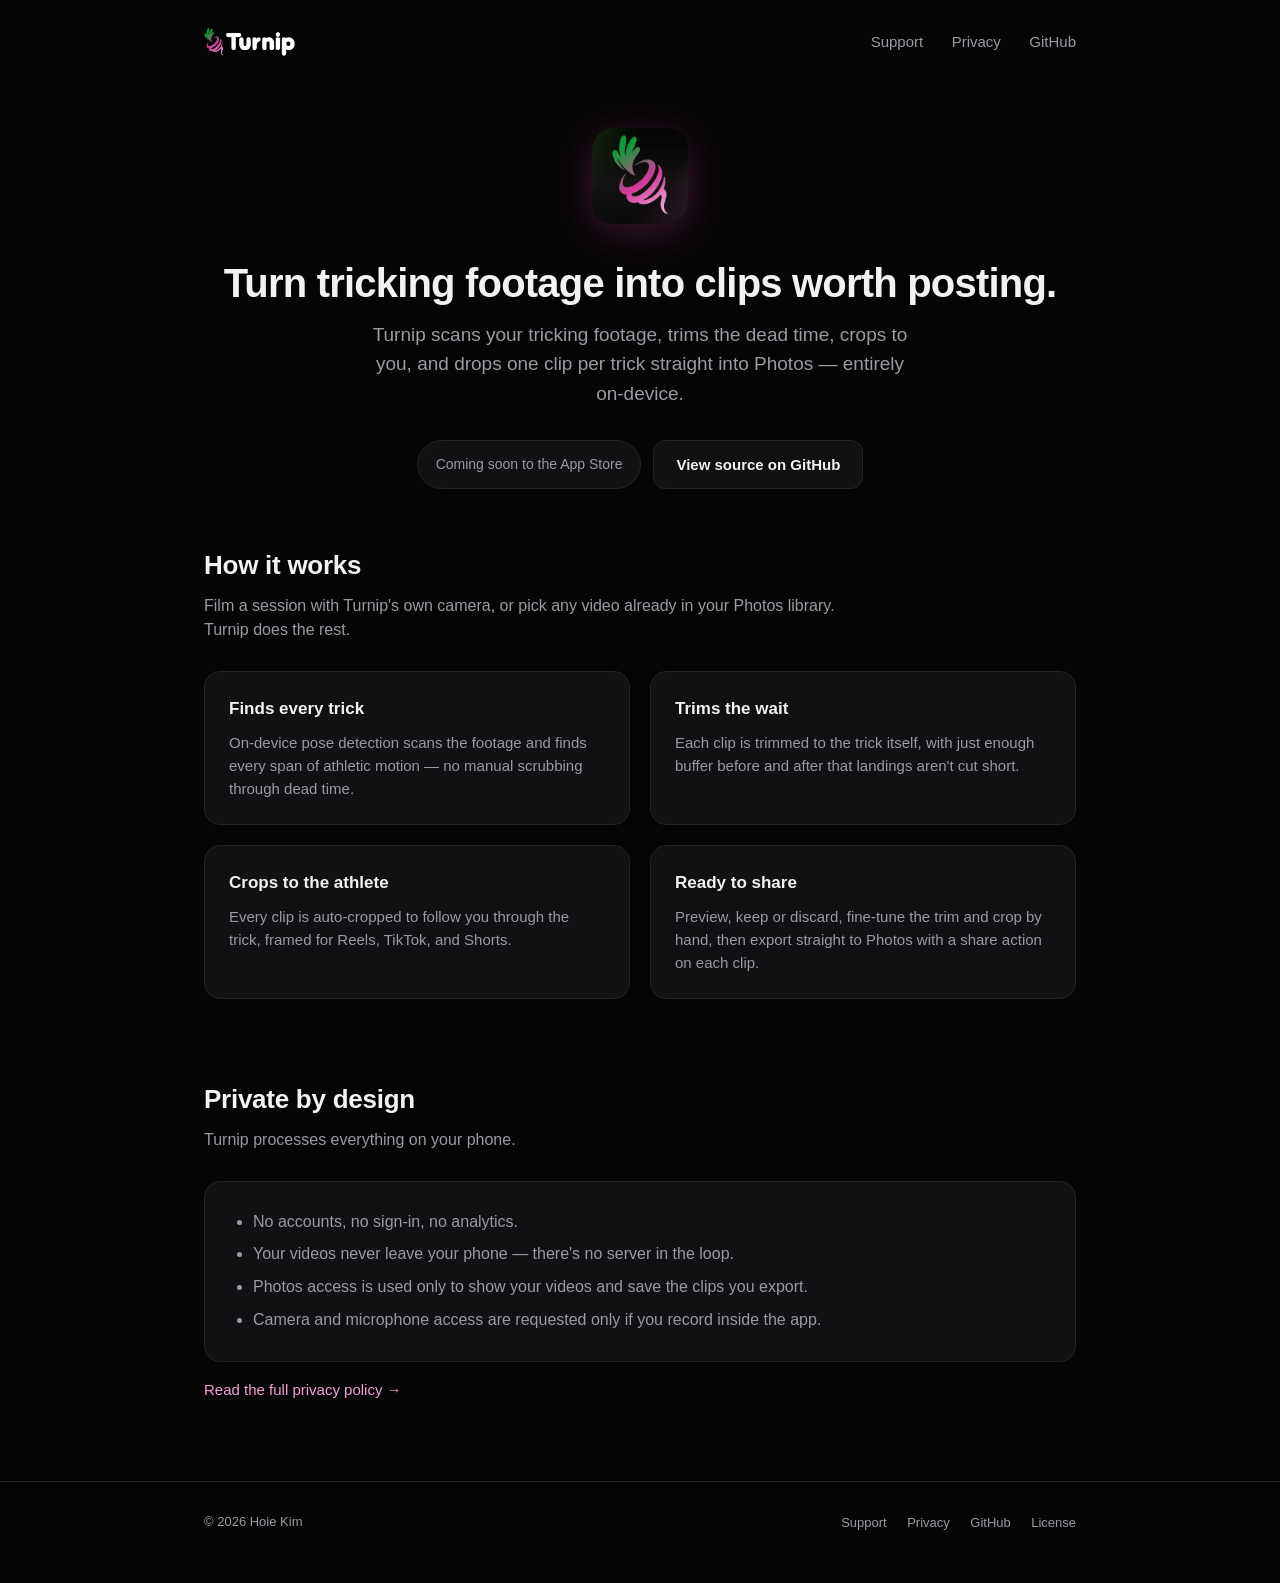
<file: site/index.html>
<!doctype html>
<html lang="en">
<head>
  <meta charset="utf-8" />
  <meta name="viewport" content="width=device-width, initial-scale=1" />
  <title>Turnip — Auto-edit your tricking clips</title>
  <meta name="description" content="Turnip finds every trick in your tricking footage, trims the dead time, crops to the athlete, and exports one clip per trick straight to Photos. All on-device." />
  <link rel="icon" href="assets/favicon-32.png" sizes="32x32" type="image/png" />
  <link rel="icon" href="assets/favicon-64.png" sizes="64x64" type="image/png" />
  <link rel="apple-touch-icon" href="assets/apple-touch-icon.png" />
  <link rel="stylesheet" href="styles.css" />
  <meta property="og:title" content="Turnip — Auto-edit your tricking clips" />
  <meta property="og:description" content="Turnip finds every trick in your footage, trims the dead time, and crops to the athlete — all on-device." />
  <meta property="og:image" content="assets/icon-512.png" />
  <meta property="og:type" content="website" />
</head>
<body>
  <header class="site">
    <div class="wrap">
      <a class="logo-link" href="index.html" aria-label="Turnip home">
        <img src="assets/wordmark.png" alt="Turnip" />
      </a>
      <nav class="site">
        <a href="support.html">Support</a>
        <a href="privacy.html">Privacy</a>
        <a href="https://github.com/hoiekim/turnip-ios">GitHub</a>
      </nav>
    </div>
  </header>

  <main>
    <section class="hero">
      <div class="wrap">
        <img class="icon" src="assets/icon-512.png" alt="" />
        <h1>Turn tricking footage into clips worth posting.</h1>
        <p class="tagline">
          Turnip scans your tricking footage, trims the dead time, crops to
          you, and drops one clip per trick straight into Photos —
          entirely on-device.
        </p>
        <div class="badge-row">
          <span class="pill-note">Coming soon to the App Store</span>
          <a class="btn btn-ghost" href="https://github.com/hoiekim/turnip-ios">View source on GitHub</a>
        </div>
      </div>
    </section>

    <section class="features">
      <div class="wrap">
        <h2 class="section-title">How it works</h2>
        <p class="section-lead">
          Film a session with Turnip's own camera, or pick any video already
          in your Photos library. Turnip does the rest.
        </p>
        <div class="feature-grid">
          <div class="feature">
            <h3>Finds every trick</h3>
            <p>
              On-device pose detection scans the footage and finds every
              span of athletic motion — no manual scrubbing through dead time.
            </p>
          </div>
          <div class="feature">
            <h3>Trims the wait</h3>
            <p>
              Each clip is trimmed to the trick itself, with just enough
              buffer before and after that landings aren't cut short.
            </p>
          </div>
          <div class="feature">
            <h3>Crops to the athlete</h3>
            <p>
              Every clip is auto-cropped to follow you through the trick,
              framed for Reels, TikTok, and Shorts.
            </p>
          </div>
          <div class="feature">
            <h3>Ready to share</h3>
            <p>
              Preview, keep or discard, fine-tune the trim and crop by hand,
              then export straight to Photos with a share action on each clip.
            </p>
          </div>
        </div>
      </div>
    </section>

    <section class="privacy">
      <div class="wrap">
        <h2 class="section-title">Private by design</h2>
        <p class="section-lead">
          Turnip processes everything on your phone.
        </p>
        <div class="privacy-card">
          <ul>
            <li>No accounts, no sign-in, no analytics.</li>
            <li>Your videos never leave your phone — there's no server in the loop.</li>
            <li>Photos access is used only to show your videos and save the clips you export.</li>
            <li>Camera and microphone access are requested only if you record inside the app.</li>
          </ul>
        </div>
        <p class="section-link">
          <a href="privacy.html">Read the full privacy policy →</a>
        </p>
      </div>
    </section>
  </main>

  <footer class="site">
    <div class="wrap">
      <p>&copy; 2026 Hoie Kim</p>
      <nav class="links">
        <a href="support.html">Support</a>
        <a href="privacy.html">Privacy</a>
        <a href="https://github.com/hoiekim/turnip-ios">GitHub</a>
        <a href="https://github.com/hoiekim/turnip-ios/blob/main/LICENSE">License</a>
      </nav>
    </div>
  </footer>
</body>
</html>
</file>
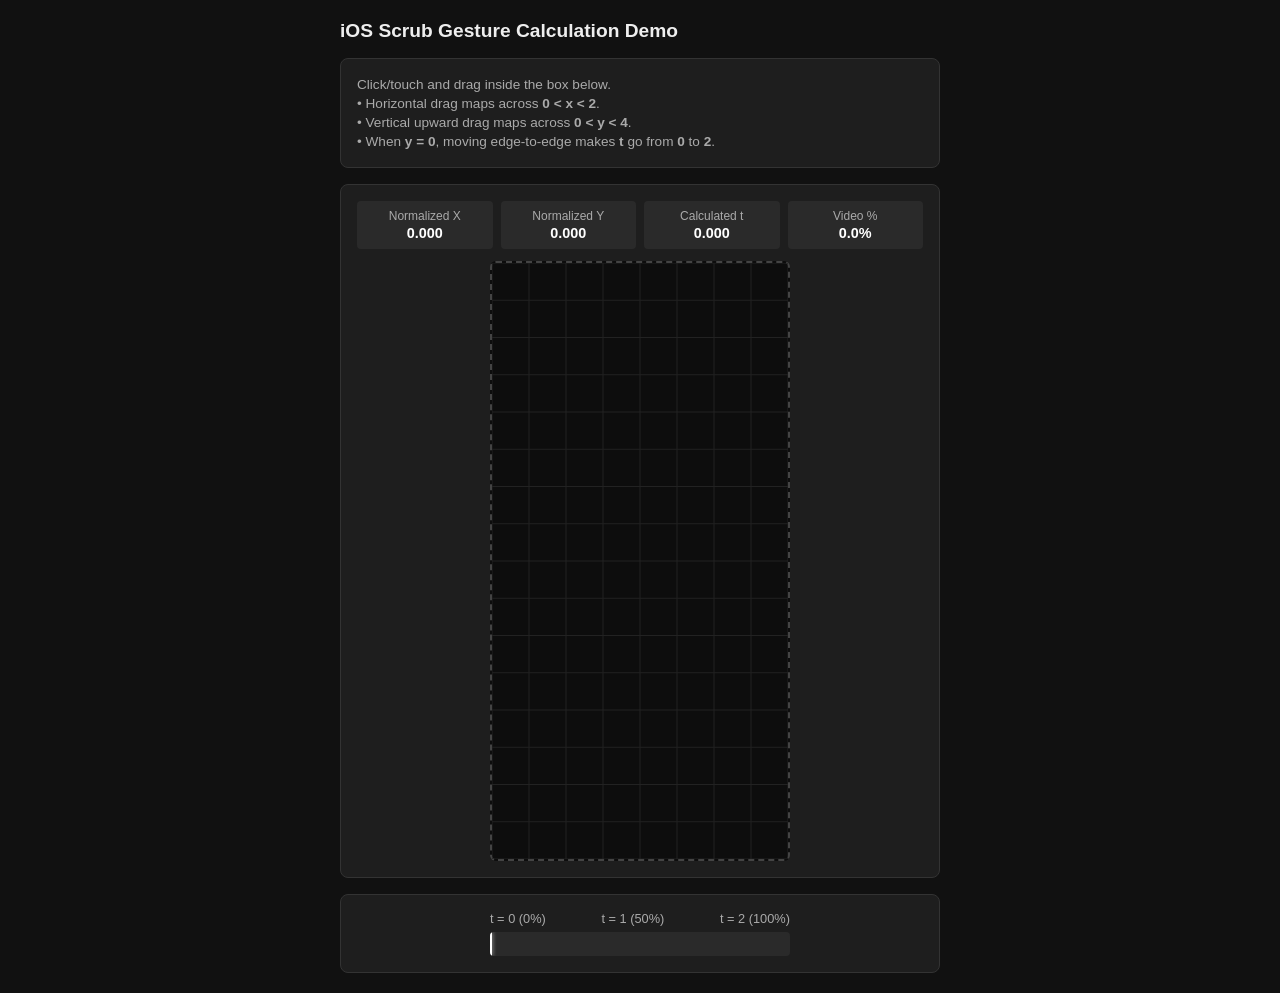
<file: docs/SCRUB_DEMO.html>
<!DOCTYPE html>
<html lang="en">
<head>
  <meta charset="UTF-8">
  <meta name="viewport" content="width=device-width, initial-scale=1.0">
  <title>Scrub Gesture Calculation Demo</title>
  <style>
    * {
      box-sizing: border-box;
      margin: 0;
      padding: 0;
      font-family: -apple-system, BlinkMacSystemFont, "Segoe UI", Roboto, sans-serif;
    }
    body {
      background: #111;
      color: #eee;
      display: flex;
      flex-direction: column;
      align-items: center;
      padding: 20px;
      gap: 16px;
    }
    h2 {
      font-size: 1.2rem;
      font-weight: 600;
    }
    .container {
      display: flex;
      flex-direction: column;
      gap: 16px;
      width: 100%;
      max-width: 600px;
    }
    .card {
      background: #1e1e1e;
      border: 1px solid #333;
      border-radius: 8px;
      padding: 16px;
    }
    .horizontally-centered {
      display: flex;
      justify-content: center;
    }
    #drag-area {
      width: 300px;
      height: 600px;
      background: #0d0d0d;
      border: 2px dashed #444;
      border-radius: 6px;
      position: relative;
      cursor: crosshair;
      user-select: none;
      touch-action: none;
    }
    #drag-area.active {
      border-color: #007aff;
      background: #121824;
    }
    canvas {
      position: absolute;
      top: 0;
      left: 0;
      width: 100%;
      height: 100%;
      pointer-events: none;
    }
    .metrics {
      display: grid;
      grid-template-columns: repeat(4, 1fr);
      gap: 8px;
      margin-bottom: 12px;
      font-family: monospace;
      font-size: 0.9rem;
    }
    .metric-box {
      background: #2a2a2a;
      padding: 8px;
      border-radius: 4px;
      text-align: center;
    }
    .metric-label {
      font-size: 0.75rem;
      color: #aaa;
      margin-bottom: 2px;
    }
    .metric-value {
      color: #fff;
      font-weight: bold;
    }
    .timeline-container {
      display: flex;
      flex-direction: column;
      gap: 6px;
    }
    .timeline-track {
      width: 300px;
      height: 24px;
      background: #2a2a2a;
      border-radius: 4px;
      position: relative;
      overflow: hidden;
    }
    .timeline-fill {
      height: 100%;
      background: #007aff;
      width: 0%;
    }
    .timeline-playhead {
      position: absolute;
      top: 0;
      width: 2px;
      height: 100%;
      background: #fff;
      box-shadow: 0 0 4px rgba(255,255,255,0.8);
      left: 0%;
    }
    .instructions {
      font-size: 0.85rem;
      color: #aaa;
      line-height: 1.4;
    }
  </style>
</head>
<body>

  <div class="container">
    <h2>iOS Scrub Gesture Calculation Demo</h2>

    <div class="card">
      <div class="instructions">
        Click/touch and drag inside the box below.<br>
        • Horizontal drag maps across <strong>0 &lt; x &lt; 2</strong>.<br>
        • Vertical upward drag maps across <strong>0 &lt; y &lt; 4</strong>.<br>
        • When <strong>y = 0</strong>, moving edge-to-edge makes <strong>t</strong> go from <strong>0</strong> to <strong>2</strong>.
      </div>
    </div>

    <div class="card">
      <div class="metrics">
        <div class="metric-box">
          <div class="metric-label">Normalized X</div>
          <div class="metric-value" id="val-x">0.000</div>
        </div>
        <div class="metric-box">
          <div class="metric-label">Normalized Y</div>
          <div class="metric-value" id="val-y">0.000</div>
        </div>
        <div class="metric-box">
          <div class="metric-label">Calculated t</div>
          <div class="metric-value" id="val-t">0.000</div>
        </div>
        <div class="metric-box">
          <div class="metric-label">Video %</div>
          <div class="metric-value" id="val-pct">0.0%</div>
        </div>
      </div>

      <div class="horizontally-centered">
          <div id="drag-area">
            <canvas id="graph-canvas"></canvas>
          </div>
        </div>
    </div>

    <div class="card horizontally-centered">
      <div class="timeline-container">
        <div style="display: flex; justify-content: space-between; font-size: 0.8rem; color: #aaa;">
          <span>t = 0 (0%)</span>
          <span>t = 1 (50%)</span>
          <span>t = 2 (100%)</span>
        </div>
        <div class="timeline-track">
          <div class="timeline-fill" id="timeline-fill"></div>
          <div class="timeline-playhead" id="timeline-playhead"></div>
        </div>
      </div>
    </div>
  </div>

  <script>
    const dragArea = document.getElementById('drag-area');
    const canvas = document.getElementById('graph-canvas');
    const ctx = canvas.getContext('2d');

    const valX = document.getElementById('val-x');
    const valY = document.getElementById('val-y');
    const valT = document.getElementById('val-t');
    const valPct = document.getElementById('val-pct');
    const timelineFill = document.getElementById('timeline-fill');
    const timelinePlayhead = document.getElementById('timeline-playhead');

    let isDragging = false;
    let startX = 0;
    let startY = 0;
    let currentX = 0;
    let currentY = 0;

    function resizeCanvas() {
      canvas.width = dragArea.clientWidth;
      canvas.height = dragArea.clientHeight;
      drawGraph(currentX, currentY);
    }
    window.addEventListener('resize', resizeCanvas);

    // Core Gesture Calculation Engine (Matches Spec)
    function calculateScrub(x, y) {
      const magX = Math.abs(x);
      const magY = Math.max(y, 0);

      let t = 0;

      if (magY <= 0) {
        t = magX; // Direct horizontal drag when y <= 0
      } else {
        // Upward drag: quadratic formula for smaller root
        const b = magX + magY + 1;
        const discriminant = b * b - 4 * magX;

        if (discriminant >= 0) {
          t = (b - Math.sqrt(discriminant)) / 2;
        } else {
          t = 0;
        }
      }

      // Clamp t to [0, 2]
      t = Math.min(Math.max(t, 0), 2);
      return t;
    }

    function updateState(e) {
      const rect = dragArea.getBoundingClientRect();
      const clientX = e.touches ? e.touches[0].clientX : e.clientX;
      const clientY = e.touches ? e.touches[0].clientY : e.clientY;

      const deltaPixelX = clientX - startX;
      const deltaPixelY = startY - clientY; // Screen Y is inverted (up is positive)

      // Direct Mapping to requested scale:
      // Dragging full width -> x changes by 2
      // Dragging full height -> y changes by 4
      currentX = Math.max(0, Math.min(2, (deltaPixelX / rect.width) * 2));
      currentY = Math.max(0, Math.min(4, (deltaPixelY / rect.height) * 4));

      const t = calculateScrub(currentX, currentY);
      const videoFraction = t / 2; // t=0 -> 0%, t=2 -> 100%

      // Instant UI update (No lag/transitions)
      valX.textContent = currentX.toFixed(3);
      valY.textContent = currentY.toFixed(3);
      valT.textContent = t.toFixed(3);
      valPct.textContent = (videoFraction * 100).toFixed(1) + '%';

      const pctStr = (videoFraction * 100) + '%';
      timelineFill.style.width = pctStr;
      timelinePlayhead.style.left = pctStr;

      drawGraph(currentX, currentY, t);
    }

    function drawGraph(x, y, calculatedT = 0) {
      const w = canvas.width;
      const h = canvas.height;

      ctx.clearRect(0, 0, w, h);

      // Draw Grid (x: 0..2, y: 0..4)
      ctx.strokeStyle = '#222';
      ctx.lineWidth = 1;

      // Vertical Grid Lines (x = 0.5, 1.0, 1.5, 2.0)
      for (let gx = 0; gx <= 2; gx += 0.25) {
        const px = (gx / 2) * w;
        ctx.beginPath();
        ctx.moveTo(px, 0);
        ctx.lineTo(px, h);
        ctx.stroke();
      }

      // Horizontal Grid Lines (y = 1, 2, 3, 4)
      for (let gy = 0; gy <= 4; gy += 0.25) {
        const py = h - (gy / 4) * h;
        ctx.beginPath();
        ctx.moveTo(0, py);
        ctx.lineTo(w, py);
        ctx.stroke();
      }

      if (!isDragging) return;

      // Draw Current Touch Point (x, y)
      const px = (x / 2) * w;
      const py = h - (y / 4) * h;

      ctx.fillStyle = '#007aff';
      ctx.beginPath();
      ctx.arc(px, py, 6, 0, Math.PI * 2);
      ctx.fill();

      // Draw Isoline passing through current t
      if (calculatedT > 0 && calculatedT < 1) {
        ctx.strokeStyle = '#ff9500';
        ctx.lineWidth = 2;
        ctx.beginPath();

        // Line equation: y = ((1 - t) / t) * x - (1 - t)
        const slope = (1 - calculatedT) / calculatedT;
        const intercept = -(1 - calculatedT);

        // Calculate endpoints on box boundary
        const x1 = 0;
        const y1 = intercept;
        const x2 = 2;
        const y2 = slope * 2 + intercept;

        const p1x = (x1 / 2) * w;
        const p1y = h - (y1 / 4) * h;
        const p2x = (x2 / 2) * w;
        const p2y = h - (y2 / 4) * h;

        ctx.moveTo(p1x, p1y);
        ctx.lineTo(p2x, p2y);
        ctx.stroke();
      }
    }

    // Event Handlers
    function handleStart(e) {
      isDragging = true;
      dragArea.classList.add('active');
      const rect = dragArea.getBoundingClientRect();
      const clientX = e.touches ? e.touches[0].clientX : e.clientX;
      const clientY = e.touches ? e.touches[0].clientY : e.clientY;

      startX = clientX;
      startY = clientY;

      updateState(e);
    }

    function handleMove(e) {
      if (!isDragging) return;
      e.preventDefault();
      updateState(e);
    }

    function handleEnd() {
      isDragging = false;
      dragArea.classList.remove('active');
    }

    dragArea.addEventListener('mousedown', handleStart);
    window.addEventListener('mousemove', handleMove);
    window.addEventListener('mouseup', handleEnd);

    dragArea.addEventListener('touchstart', handleStart);
    window.addEventListener('touchmove', handleMove, { passive: false });
    window.addEventListener('touchend', handleEnd);

    // Initial canvas setup
    resizeCanvas();
  </script>
</body>
</html>
</file>
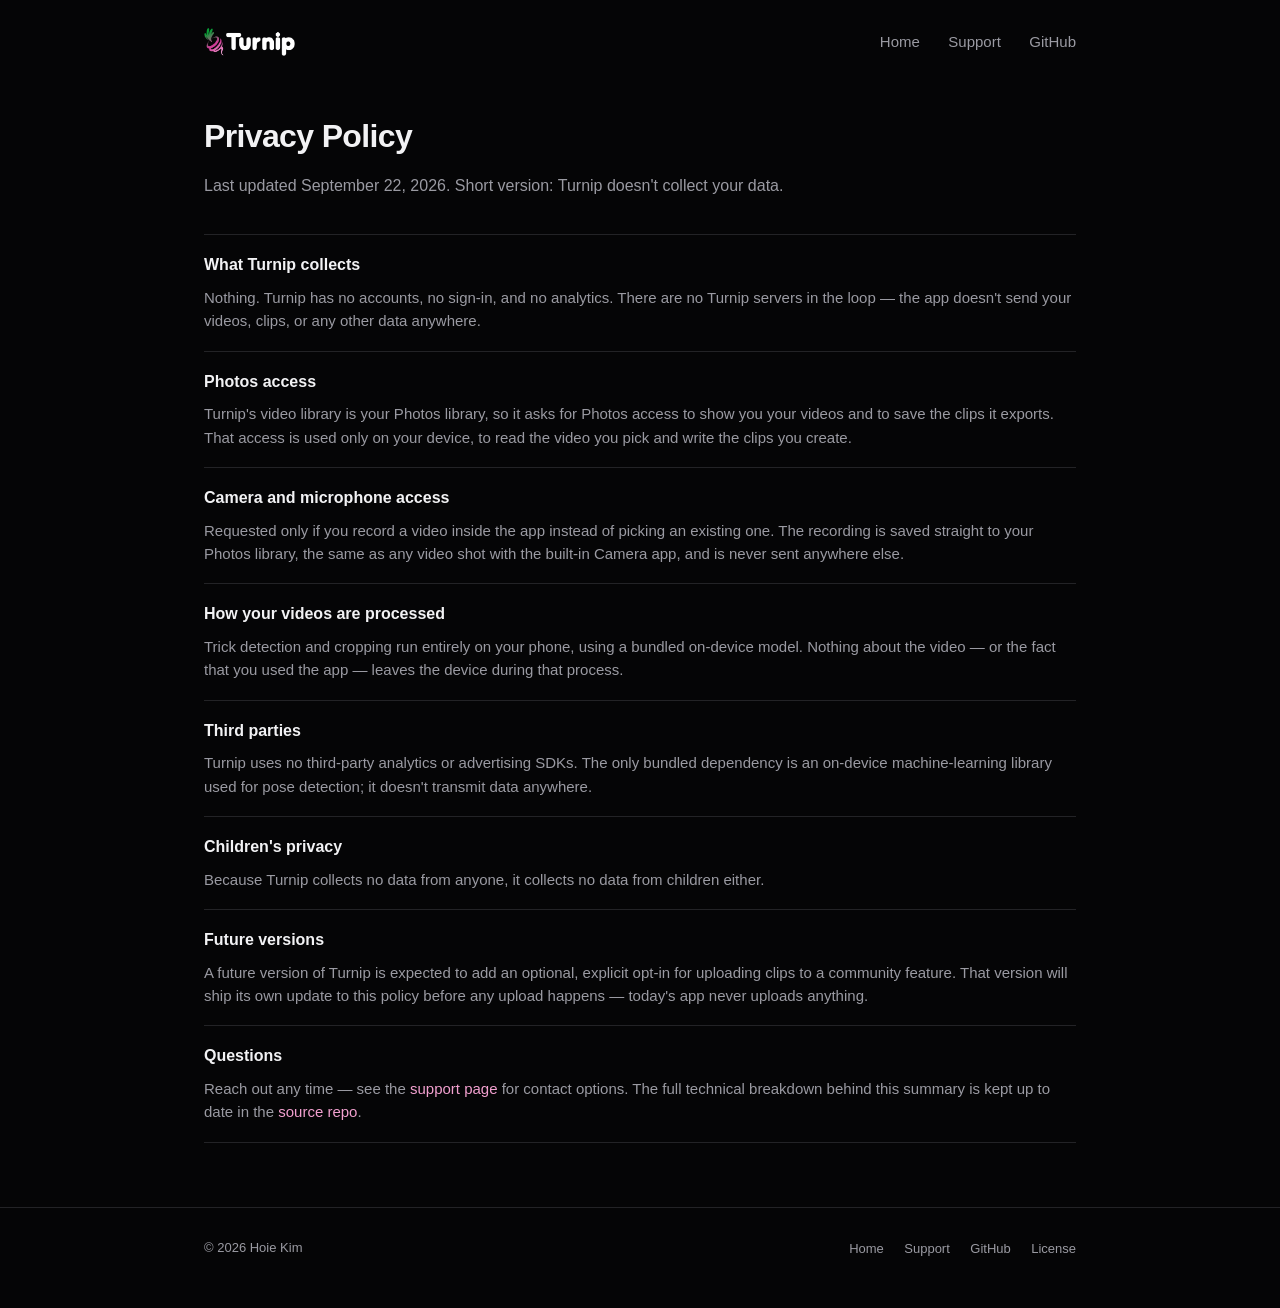
<file: site/privacy.html>
<!doctype html>
<html lang="en">
<head>
  <meta charset="utf-8" />
  <meta name="viewport" content="width=device-width, initial-scale=1" />
  <title>Privacy Policy — Turnip</title>
  <meta name="description" content="Turnip's privacy policy: what data Turnip collects (none), what permissions it asks for, and why." />
  <link rel="icon" href="assets/favicon-32.png" sizes="32x32" type="image/png" />
  <link rel="icon" href="assets/favicon-64.png" sizes="64x64" type="image/png" />
  <link rel="apple-touch-icon" href="assets/apple-touch-icon.png" />
  <link rel="stylesheet" href="styles.css" />
</head>
<body>
  <header class="site">
    <div class="wrap">
      <a class="logo-link" href="index.html" aria-label="Turnip home">
        <img src="assets/wordmark.png" alt="Turnip" />
      </a>
      <nav class="site">
        <a href="index.html">Home</a>
        <a href="support.html">Support</a>
        <a href="https://github.com/hoiekim/turnip-ios">GitHub</a>
      </nav>
    </div>
  </header>

  <main class="page">
    <div class="wrap">
      <h1>Privacy Policy</h1>
      <p class="lead">Last updated September 22, 2026. Short version: Turnip doesn't collect your data.</p>

      <div class="faq">
        <div class="faq-item">
          <h3>What Turnip collects</h3>
          <p>
            Nothing. Turnip has no accounts, no sign-in, and no analytics.
            There are no Turnip servers in the loop — the app doesn't send
            your videos, clips, or any other data anywhere.
          </p>
        </div>

        <div class="faq-item">
          <h3>Photos access</h3>
          <p>
            Turnip's video library is your Photos library, so it asks for
            Photos access to show you your videos and to save the clips it
            exports. That access is used only on your device, to read the
            video you pick and write the clips you create.
          </p>
        </div>

        <div class="faq-item">
          <h3>Camera and microphone access</h3>
          <p>
            Requested only if you record a video inside the app instead of
            picking an existing one. The recording is saved straight to your
            Photos library, the same as any video shot with the built-in
            Camera app, and is never sent anywhere else.
          </p>
        </div>

        <div class="faq-item">
          <h3>How your videos are processed</h3>
          <p>
            Trick detection and cropping run entirely on your phone, using a
            bundled on-device model. Nothing about the video — or the fact
            that you used the app — leaves the device during that process.
          </p>
        </div>

        <div class="faq-item">
          <h3>Third parties</h3>
          <p>
            Turnip uses no third-party analytics or advertising SDKs. The
            only bundled dependency is an on-device machine-learning
            library used for pose detection; it doesn't transmit data
            anywhere.
          </p>
        </div>

        <div class="faq-item">
          <h3>Children's privacy</h3>
          <p>
            Because Turnip collects no data from anyone, it collects no
            data from children either.
          </p>
        </div>

        <div class="faq-item">
          <h3>Future versions</h3>
          <p>
            A future version of Turnip is expected to add an optional,
            explicit opt-in for uploading clips to a community feature.
            That version will ship its own update to this policy before any
            upload happens — today's app never uploads anything.
          </p>
        </div>

        <div class="faq-item">
          <h3>Questions</h3>
          <p>
            Reach out any time — see the <a href="support.html">support
            page</a> for contact options. The full technical breakdown
            behind this summary is kept up to date in the
            <a href="https://github.com/hoiekim/turnip-ios/blob/main/docs/PRIVACY.md">source repo</a>.
          </p>
        </div>
      </div>
    </div>
  </main>

  <footer class="site">
    <div class="wrap">
      <p>&copy; 2026 Hoie Kim</p>
      <nav class="links">
        <a href="index.html">Home</a>
        <a href="support.html">Support</a>
        <a href="https://github.com/hoiekim/turnip-ios">GitHub</a>
        <a href="https://github.com/hoiekim/turnip-ios/blob/main/LICENSE">License</a>
      </nav>
    </div>
  </footer>
</body>
</html>
</file>
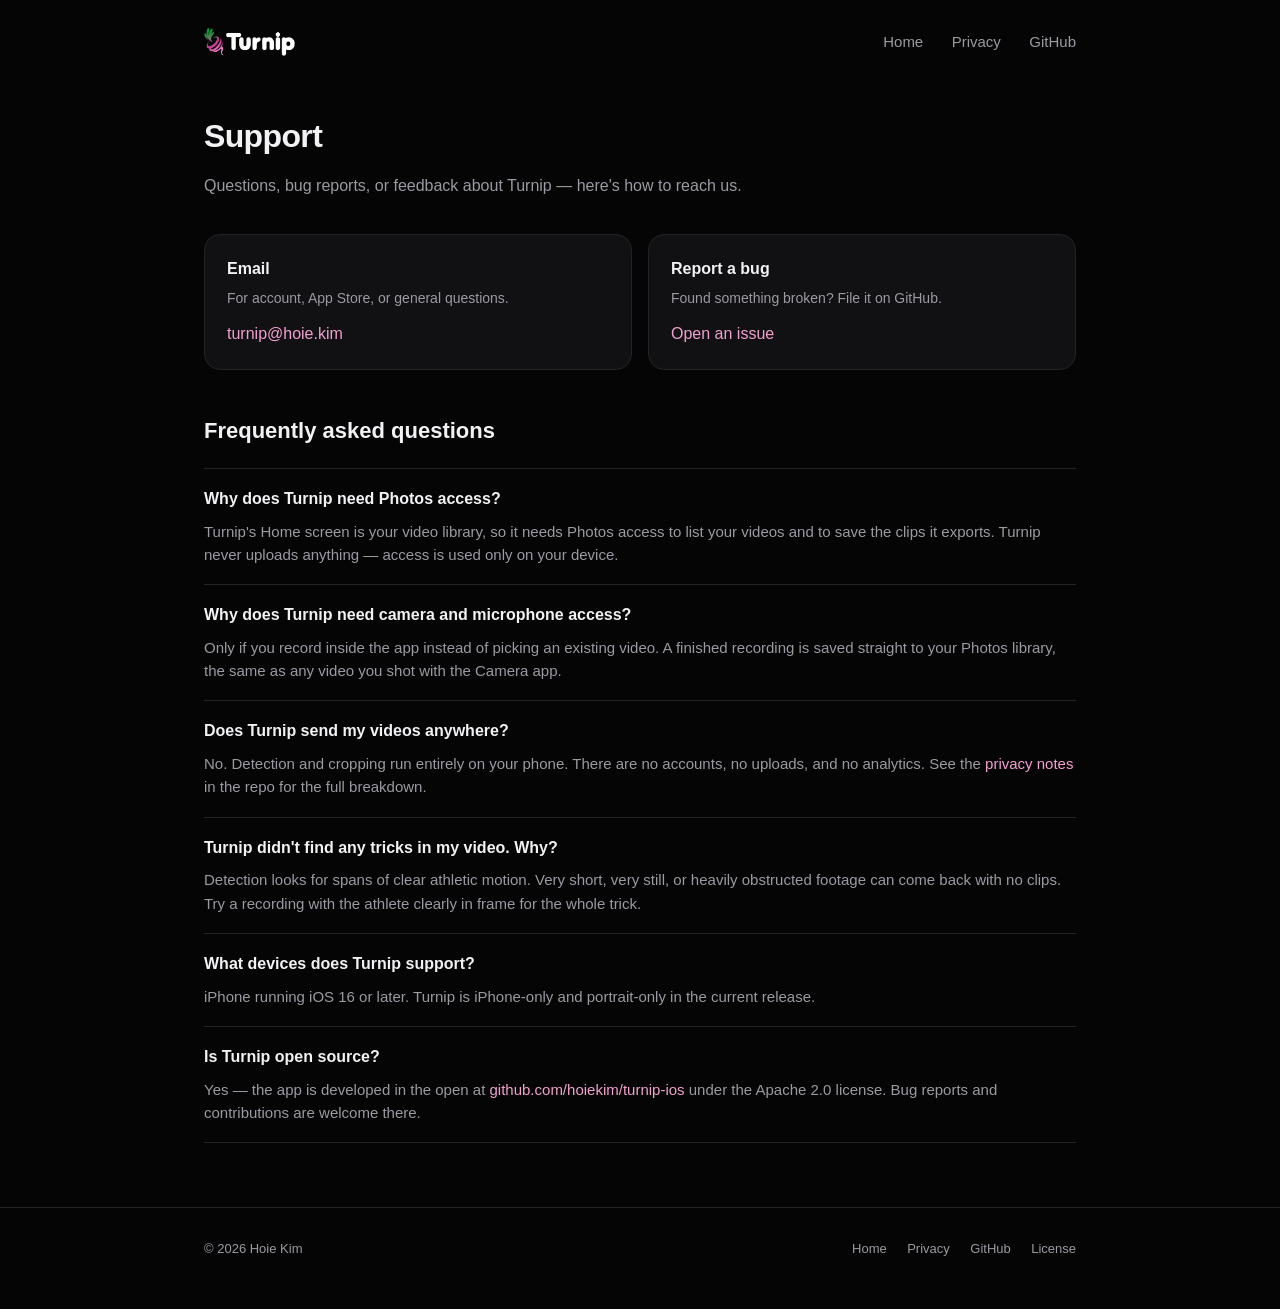
<file: site/support.html>
<!doctype html>
<html lang="en">
<head>
  <meta charset="utf-8" />
  <meta name="viewport" content="width=device-width, initial-scale=1" />
  <title>Support — Turnip</title>
  <meta name="description" content="Get help with Turnip: contact support, report a bug, or read answers to common questions." />
  <link rel="icon" href="assets/favicon-32.png" sizes="32x32" type="image/png" />
  <link rel="icon" href="assets/favicon-64.png" sizes="64x64" type="image/png" />
  <link rel="apple-touch-icon" href="assets/apple-touch-icon.png" />
  <link rel="stylesheet" href="styles.css" />
</head>
<body>
  <header class="site">
    <div class="wrap">
      <a class="logo-link" href="index.html" aria-label="Turnip home">
        <img src="assets/wordmark.png" alt="Turnip" />
      </a>
      <nav class="site">
        <a href="index.html">Home</a>
        <a href="privacy.html">Privacy</a>
        <a href="https://github.com/hoiekim/turnip-ios">GitHub</a>
      </nav>
    </div>
  </header>

  <main class="page">
    <div class="wrap">
      <h1>Support</h1>
      <p class="lead">
        Questions, bug reports, or feedback about Turnip — here's how to
        reach us.
      </p>

      <div class="contact-grid">
        <div class="contact-card">
          <h3>Email</h3>
          <p>For account, App Store, or general questions.</p>
          <a href="mailto:turnip@hoie.kim">turnip@hoie.kim</a>
        </div>
        <div class="contact-card">
          <h3>Report a bug</h3>
          <p>Found something broken? File it on GitHub.</p>
          <a href="https://github.com/hoiekim/turnip-ios/issues/new">Open an issue</a>
        </div>
      </div>

      <div class="faq">
        <h2>Frequently asked questions</h2>

        <div class="faq-item">
          <h3>Why does Turnip need Photos access?</h3>
          <p>
            Turnip's Home screen is your video library, so it needs Photos
            access to list your videos and to save the clips it exports.
            Turnip never uploads anything — access is used only on your
            device.
          </p>
        </div>

        <div class="faq-item">
          <h3>Why does Turnip need camera and microphone access?</h3>
          <p>
            Only if you record inside the app instead of picking an existing
            video. A finished recording is saved straight to your Photos
            library, the same as any video you shot with the Camera app.
          </p>
        </div>

        <div class="faq-item">
          <h3>Does Turnip send my videos anywhere?</h3>
          <p>
            No. Detection and cropping run entirely on your phone. There are
            no accounts, no uploads, and no analytics. See the
            <a href="https://github.com/hoiekim/turnip-ios/blob/main/docs/PRIVACY.md">privacy notes</a>
            in the repo for the full breakdown.
          </p>
        </div>

        <div class="faq-item">
          <h3>Turnip didn't find any tricks in my video. Why?</h3>
          <p>
            Detection looks for spans of clear athletic motion. Very short,
            very still, or heavily obstructed footage can come back with no
            clips. Try a recording with the athlete clearly in frame for the
            whole trick.
          </p>
        </div>

        <div class="faq-item">
          <h3>What devices does Turnip support?</h3>
          <p>
            iPhone running iOS 16 or later. Turnip is iPhone-only and
            portrait-only in the current release.
          </p>
        </div>

        <div class="faq-item">
          <h3>Is Turnip open source?</h3>
          <p>
            Yes — the app is developed in the open at
            <a href="https://github.com/hoiekim/turnip-ios">github.com/hoiekim/turnip-ios</a>
            under the Apache 2.0 license. Bug reports and contributions are
            welcome there.
          </p>
        </div>
      </div>
    </div>
  </main>

  <footer class="site">
    <div class="wrap">
      <p>&copy; 2026 Hoie Kim</p>
      <nav class="links">
        <a href="index.html">Home</a>
        <a href="privacy.html">Privacy</a>
        <a href="https://github.com/hoiekim/turnip-ios">GitHub</a>
        <a href="https://github.com/hoiekim/turnip-ios/blob/main/LICENSE">License</a>
      </nav>
    </div>
  </footer>
</body>
</html>
</file>
<file: site/styles.css>
:root {
  --bg: #050506;
  --bg-raised: #111113;
  --border: #232326;
  --text: #f2f2f4;
  --text-dim: #9a9aa2;
  --pink: #e0509c;
  --pink-light: #f2a0cf;
  --green: #3bb26a;
  --max-width: 920px;
}

* {
  box-sizing: border-box;
}

html {
  color-scheme: dark;
}

body {
  margin: 0;
  background: var(--bg);
  color: var(--text);
  font-family: -apple-system, BlinkMacSystemFont, "SF Pro Text", "Segoe UI",
    Roboto, Helvetica, Arial, sans-serif;
  line-height: 1.55;
  -webkit-font-smoothing: antialiased;
}

a {
  color: var(--pink-light);
  text-decoration: none;
}

a:hover {
  text-decoration: underline;
}

.wrap {
  max-width: var(--max-width);
  margin: 0 auto;
  padding: 0 24px;
}

header.site {
  padding: 28px 0 0;
}

header.site .wrap {
  display: flex;
  align-items: center;
  justify-content: space-between;
}

.logo-link {
  display: inline-flex;
  align-items: center;
}

.logo-link img {
  height: 28px;
  width: auto;
  display: block;
}

.logo-link:hover {
  text-decoration: none;
  opacity: 0.85;
}

nav.site a {
  color: var(--text-dim);
  font-size: 15px;
  margin-left: 24px;
}

nav.site a:hover {
  color: var(--text);
}

.hero {
  padding: 72px 0 48px;
  text-align: center;
}

.hero img.icon {
  width: 96px;
  height: 96px;
  border-radius: 22px;
  box-shadow: 0 8px 40px rgba(224, 80, 156, 0.25);
  margin-bottom: 28px;
}

.hero h1 {
  font-size: 40px;
  line-height: 1.15;
  margin: 0 0 14px;
  letter-spacing: -0.02em;
}

.hero p.tagline {
  font-size: 19px;
  color: var(--text-dim);
  max-width: 560px;
  margin: 0 auto 32px;
}

.badge-row {
  display: flex;
  gap: 12px;
  justify-content: center;
  flex-wrap: wrap;
}

.btn {
  display: inline-block;
  padding: 12px 22px;
  border-radius: 12px;
  font-size: 15px;
  font-weight: 600;
}

.btn:hover {
  text-decoration: none;
}

.btn-primary {
  background: linear-gradient(135deg, var(--pink), #b83a7c);
  color: #fff;
}

.btn-primary:hover {
  filter: brightness(1.08);
}

.btn-ghost {
  background: var(--bg-raised);
  border: 1px solid var(--border);
  color: var(--text);
}

.btn-ghost:hover {
  border-color: var(--pink);
}

.pill-note {
  display: inline-flex;
  align-items: center;
  padding: 10px 18px;
  border-radius: 999px;
  background: var(--bg-raised);
  border: 1px solid var(--border);
  color: var(--text-dim);
  font-size: 14px;
}

section {
  padding: 40px 0;
}

section.features {
  padding-top: 8px;
}

.feature-grid {
  display: grid;
  grid-template-columns: repeat(2, 1fr);
  gap: 20px;
}

.feature {
  background: var(--bg-raised);
  border: 1px solid var(--border);
  border-radius: 16px;
  padding: 24px;
}

.feature h3 {
  margin: 0 0 8px;
  font-size: 17px;
}

.feature p {
  margin: 0;
  color: var(--text-dim);
  font-size: 15px;
}

.section-title {
  font-size: 26px;
  margin: 0 0 8px;
  letter-spacing: -0.01em;
}

.section-lead {
  color: var(--text-dim);
  font-size: 16px;
  max-width: 640px;
  margin: 0 0 28px;
}

.privacy-card {
  background: var(--bg-raised);
  border: 1px solid var(--border);
  border-radius: 16px;
  padding: 28px;
}

.privacy-card ul {
  margin: 0;
  padding-left: 20px;
  color: var(--text-dim);
}

.privacy-card li {
  margin-bottom: 8px;
}

.privacy-card li:last-child {
  margin-bottom: 0;
}

.section-link {
  margin: 16px 0 0;
  font-size: 15px;
}

main.page {
  padding: 56px 0 24px;
}

main.page h1 {
  font-size: 32px;
  margin: 0 0 12px;
  letter-spacing: -0.02em;
}

main.page > .wrap > p.lead {
  color: var(--text-dim);
  font-size: 16px;
  max-width: 620px;
  margin: 0 0 36px;
}

.contact-grid {
  display: grid;
  grid-template-columns: repeat(2, 1fr);
  gap: 16px;
  margin-bottom: 44px;
}

.contact-card {
  background: var(--bg-raised);
  border: 1px solid var(--border);
  border-radius: 16px;
  padding: 22px;
}

.contact-card h3 {
  margin: 0 0 6px;
  font-size: 16px;
}

.contact-card p {
  margin: 0 0 12px;
  color: var(--text-dim);
  font-size: 14px;
}

.faq h2 {
  font-size: 22px;
  margin: 0 0 20px;
}

.faq-item {
  border-bottom: 1px solid var(--border);
  padding: 18px 0;
}

.faq-item:first-of-type {
  border-top: 1px solid var(--border);
}

.faq-item h3 {
  margin: 0 0 8px;
  font-size: 16px;
}

.faq-item p {
  margin: 0;
  color: var(--text-dim);
  font-size: 15px;
}

footer.site {
  border-top: 1px solid var(--border);
  margin-top: 40px;
  padding: 28px 0 48px;
}

footer.site .wrap {
  display: flex;
  align-items: center;
  justify-content: space-between;
  flex-wrap: wrap;
  gap: 12px;
}

footer.site p {
  margin: 0;
  color: var(--text-dim);
  font-size: 13px;
}

footer.site .links a {
  color: var(--text-dim);
  font-size: 13px;
  margin-left: 16px;
}

footer.site .links a:first-child {
  margin-left: 0;
}

@media (max-width: 640px) {
  .hero h1 {
    font-size: 32px;
  }

  .feature-grid,
  .contact-grid {
    grid-template-columns: 1fr;
  }

  nav.site a {
    margin-left: 16px;
    font-size: 14px;
  }

  footer.site .wrap {
    flex-direction: column;
    align-items: flex-start;
  }
}
</file>
